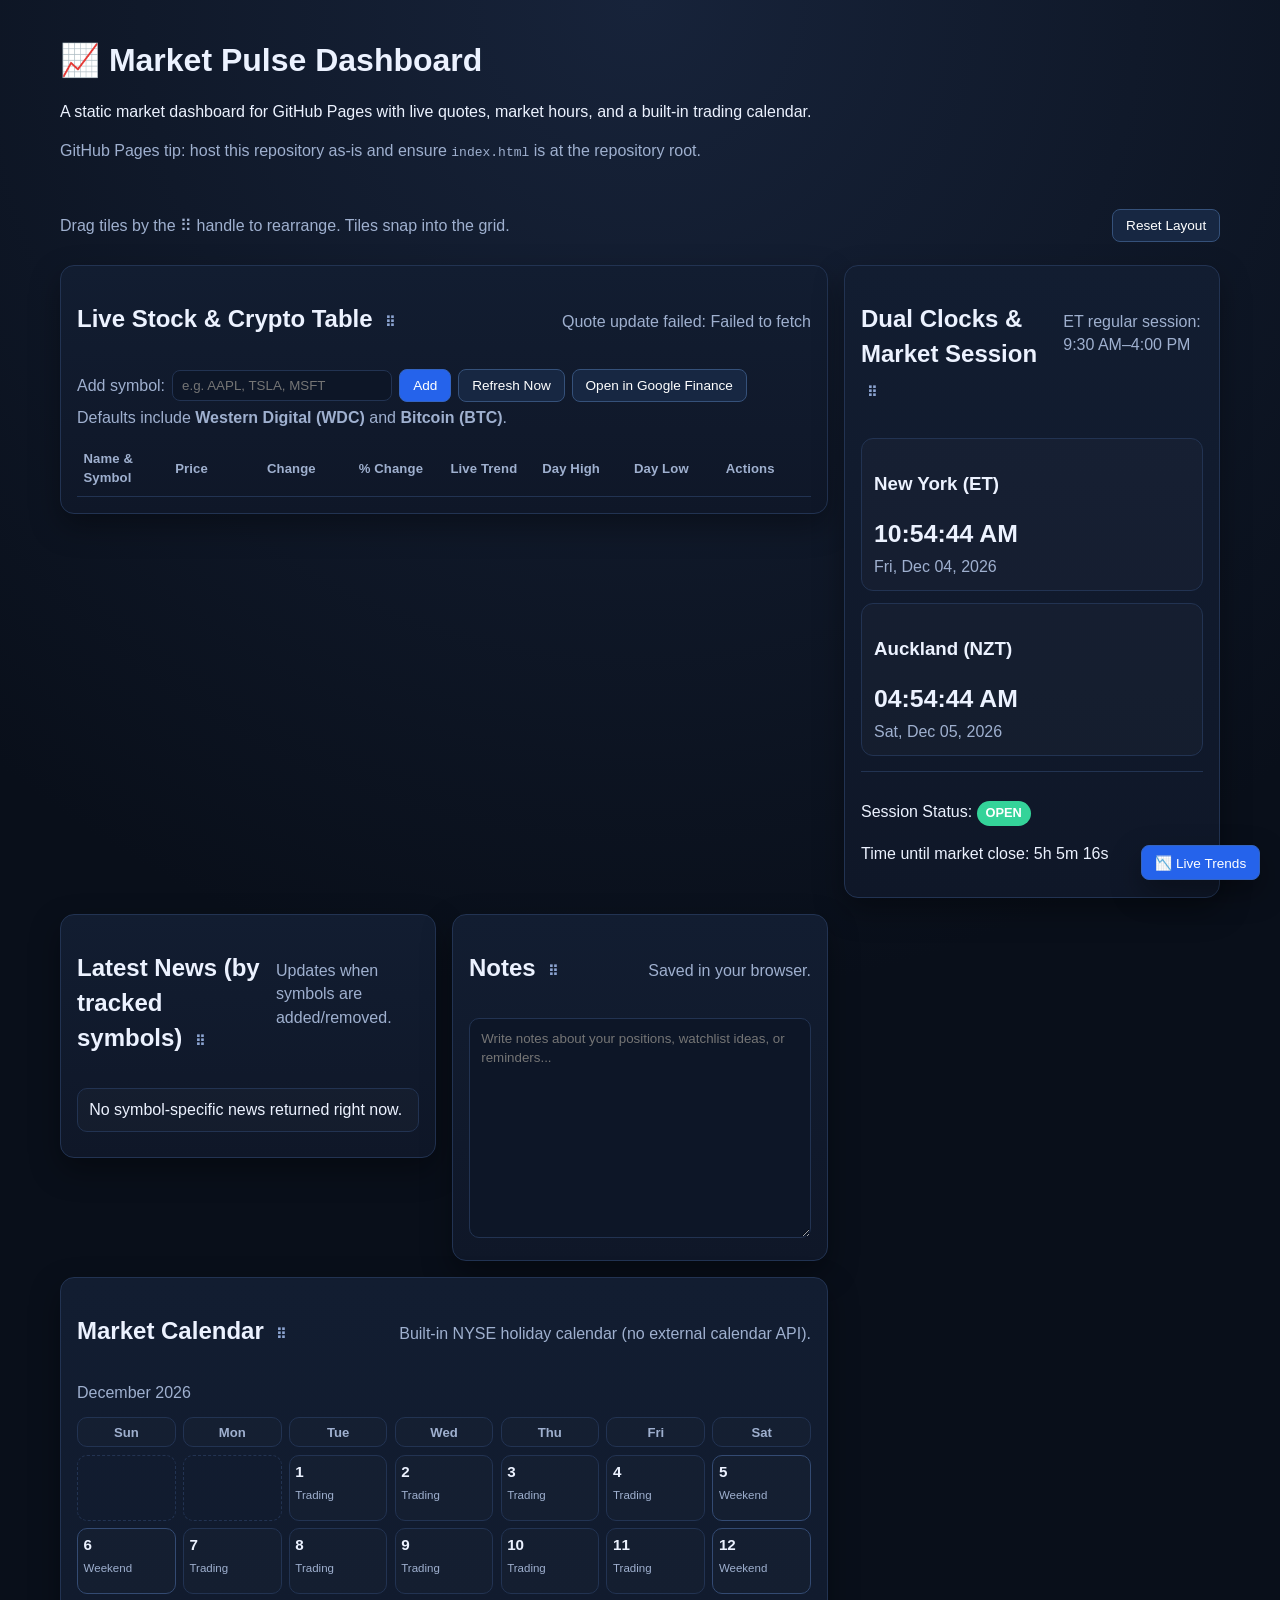
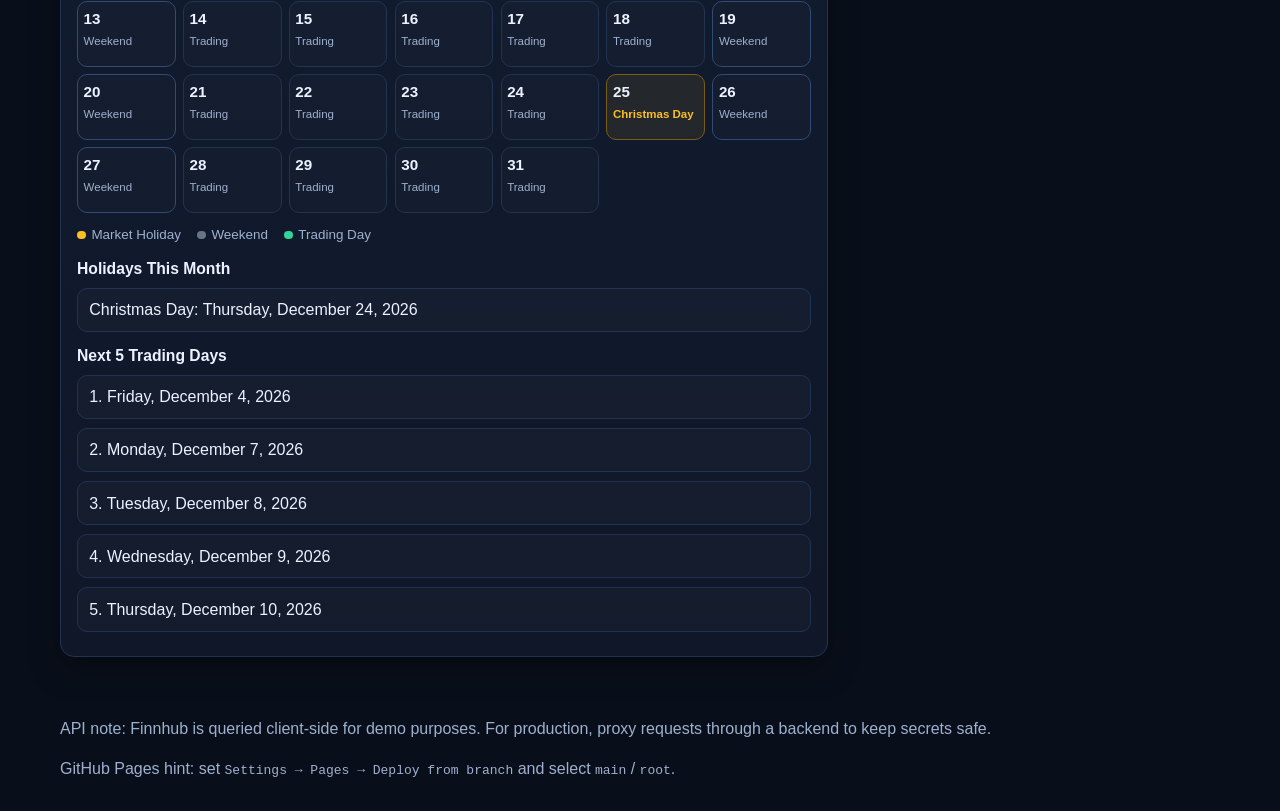
<file: index.html>
<!DOCTYPE html>
<html lang="en">
  <head>
    <meta charset="UTF-8" />
    <meta name="viewport" content="width=device-width, initial-scale=1.0" />
    <title>Market Pulse Dashboard</title>
    <link rel="stylesheet" href="styles.css" />
  </head>
  <body>
    <header class="page-header">
      <h1>📈 Market Pulse Dashboard</h1>
      <p>
        A static market dashboard for GitHub Pages with live quotes, market hours, and a built-in
        trading calendar.
      </p>
      <p class="gh-pages-hint">
        GitHub Pages tip: host this repository as-is and ensure <code>index.html</code> is at the
        repository root.
      </p>
    </header>

    <section class="layout-toolbar" aria-label="Layout controls">
      <p class="subtle">Drag tiles by the ⠿ handle to rearrange. Tiles snap into the grid.</p>
      <button id="reset-layout-btn" type="button" class="secondary">Reset Layout</button>
    </section>

    <main class="dashboard-grid" id="dashboard-grid">
      <section class="card dashboard-tile tile-large" data-tile-id="stocks" draggable="true" aria-labelledby="stocks-title">
        <div class="card-heading">
          <h2 id="stocks-title">Live Stock & Crypto Table <span class="drag-handle" title="Drag tile">⠿</span></h2>
          <span id="quote-updated" class="subtle">Waiting for first update…</span>
        </div>

        <div class="stock-controls" aria-label="Stock controls">
          <label for="symbol-input" class="subtle">Add symbol:</label>
          <input id="symbol-input" type="text" placeholder="e.g. AAPL, TSLA, MSFT" />
          <button id="add-symbol-btn" type="button">Add</button>
          <button id="refresh-btn" type="button" class="secondary">Refresh Now</button>
          <button id="google-finance-btn" type="button" class="secondary">Open in Google Finance</button>
        </div>
        <p class="subtle control-hint">
          Defaults include <strong>Western Digital (WDC)</strong> and <strong>Bitcoin (BTC)</strong>.
        </p>

        <div class="table-wrap">
          <table>
            <thead>
              <tr>
                <th>Name & Symbol</th>
                <th>Price</th>
                <th>Change</th>
                <th>% Change</th>
                <th>Live Trend</th>
                <th>Day High</th>
                <th>Day Low</th>
                <th>Actions</th>
              </tr>
            </thead>
            <tbody id="quotes-body"></tbody>
          </table>
        </div>
      </section>

      <section class="card dashboard-tile tile-small" data-tile-id="time" draggable="true" aria-labelledby="time-title">
        <div class="card-heading">
          <h2 id="time-title">Dual Clocks & Market Session <span class="drag-handle" title="Drag tile">⠿</span></h2>
          <span class="subtle">ET regular session: 9:30 AM–4:00 PM</span>
        </div>

        <div class="clock-grid">
          <div class="clock-box">
            <h3>New York (ET)</h3>
            <p id="clock-et" class="clock-time">--:--:--</p>
            <p id="date-et" class="clock-date">Loading date…</p>
          </div>
          <div class="clock-box">
            <h3>Auckland (NZT)</h3>
            <p id="clock-nzt" class="clock-time">--:--:--</p>
            <p id="date-nzt" class="clock-date">Loading date…</p>
          </div>
        </div>

        <div class="status-wrap">
          <p>
            Session Status:
            <strong id="market-status" class="status-pill neutral">Checking...</strong>
          </p>
          <p id="next-event">Calculating next market event...</p>
        </div>
      </section>

      <section class="card dashboard-tile tile-small" data-tile-id="news" draggable="true" aria-labelledby="news-title">
        <div class="card-heading">
          <h2 id="news-title">Latest News (by tracked symbols) <span class="drag-handle" title="Drag tile">⠿</span></h2>
          <span class="subtle">Updates when symbols are added/removed.</span>
        </div>
        <ul id="news-list" class="news-list">
          <li>Loading news...</li>
        </ul>
      </section>


      <section class="card dashboard-tile tile-small" data-tile-id="notes" draggable="true" aria-labelledby="notes-title">
        <div class="card-heading">
          <h2 id="notes-title">Notes <span class="drag-handle" title="Drag tile">⠿</span></h2>
          <span class="subtle">Saved in your browser.</span>
        </div>
        <textarea id="notes-pad" class="notes-pad" placeholder="Write notes about your positions, watchlist ideas, or reminders..."></textarea>
      </section>

      <section class="card dashboard-tile tile-large" data-tile-id="calendar" draggable="true" aria-labelledby="calendar-title">
        <div class="card-heading">
          <h2 id="calendar-title">Market Calendar <span class="drag-handle" title="Drag tile">⠿</span></h2>
          <span class="subtle">Built-in NYSE holiday calendar (no external calendar API).</span>
        </div>

        <p id="calendar-month-title" class="calendar-month-title">Loading month…</p>

        <div class="calendar-grid" id="calendar-grid" aria-label="Current month calendar"></div>

        <div class="calendar-legend">
          <span><i class="dot dot-holiday"></i>Market Holiday</span>
          <span><i class="dot dot-weekend"></i>Weekend</span>
          <span><i class="dot dot-trading"></i>Trading Day</span>
        </div>

        <h3 class="subheading">Holidays This Month</h3>
        <ul id="holiday-list" class="days-list">
          <li>Loading holidays…</li>
        </ul>

        <h3 class="subheading">Next 5 Trading Days</h3>
        <ul id="trading-days-list" class="days-list">
          <li>Loading trading days...</li>
        </ul>
      </section>
    </main>

    <button id="toggle-trend-panel" class="trend-tab" type="button" aria-expanded="false">📉 Live Trends</button>

    <aside id="trend-panel" class="trend-panel hidden" aria-label="Live trend panel">
      <div class="trend-panel-header">
        <h3>Live Draw Trends (from current quote stream)</h3>
        <button id="close-trend-panel" type="button" class="secondary">Minimize</button>
      </div>
      <div class="trend-controls">
        <label for="trend-symbol" class="subtle">Symbol:</label>
        <select id="trend-symbol"></select>
        <span id="trend-last-update" class="subtle">No points yet.</span>
        <a id="trend-google-link" class="button-link" target="_blank" rel="noreferrer">Google Finance</a>
      </div>
      <div class="trend-canvas-wrap">
        <canvas id="trend-canvas" width="1000" height="320"></canvas>
      </div>
      <p id="trend-status" class="subtle">Trend uses the same live quote updates as the main table.</p>
    </aside>

    <footer class="page-footer">
      <p>
        API note: Finnhub is queried client-side for demo purposes. For production, proxy requests
        through a backend to keep secrets safe.
      </p>
      <p>
        GitHub Pages hint: set <code>Settings → Pages → Deploy from branch</code> and select
        <code>main</code> / <code>root</code>.
      </p>
    </footer>

    <script src="script.js"></script>
  </body>
</html>
</file>
<file: styles.css>
:root {
  --bg: #090f1a;
  --card: #121d31;
  --card-alt: #0f1728;
  --text: #ecf2ff;
  --subtle: #9fb0cf;
  --line: #223352;
  --positive: #34d399;
  --negative: #f87171;
  --neutral: #60a5fa;
  --holiday: #fbbf24;
  --weekend: #64748b;
  --shadow: 0 12px 30px rgba(0, 0, 0, 0.35);
}

* { box-sizing: border-box; }
body { margin: 0; font-family: Inter, -apple-system, BlinkMacSystemFont, "Segoe UI", sans-serif; color: var(--text); background: radial-gradient(circle at top, #17233a 0%, var(--bg) 40%); line-height: 1.45; }

.page-header, .page-footer, .layout-toolbar, .dashboard-grid { max-width: 1200px; margin: 0 auto; padding-left: 1.25rem; padding-right: 1.25rem; }
.page-header, .page-footer { padding-top: 1rem; padding-bottom: 1rem; }
.layout-toolbar { padding-top: .2rem; padding-bottom: .4rem; display: flex; justify-content: space-between; align-items: center; gap: .75rem; }
.page-header h1 { margin-bottom: .25rem; }
.gh-pages-hint, .subtle, .page-footer { color: var(--subtle); }

.dashboard-grid { padding-top: .35rem; padding-bottom: 1.75rem; display: grid; gap: 1rem; grid-template-columns: repeat(12, minmax(0, 1fr)); align-items: start; }
.dashboard-tile { cursor: grab; }
.dashboard-tile:active { cursor: grabbing; }
.dashboard-tile.tile-large { grid-column: span 8; }
.dashboard-tile.tile-small { grid-column: span 4; }
.dashboard-tile.dragging { opacity: .55; transform: scale(.99); }
.dashboard-tile.drop-target { outline: 2px dashed #4f7fdc; outline-offset: 2px; }

.card { background: linear-gradient(180deg, var(--card) 0%, var(--card-alt) 100%); border: 1px solid var(--line); border-radius: 14px; padding: 1rem; box-shadow: var(--shadow); }
.card-heading { display:flex; justify-content:space-between; align-items:baseline; gap:.75rem; margin-bottom:.75rem; }
.drag-handle { color:#8ca4d1; font-weight:700; margin-left:.35rem; font-size:.9rem; }

.stock-controls { display:flex; flex-wrap:wrap; align-items:center; gap:.45rem; margin-bottom:.25rem; }
.stock-controls input, .trend-controls select { background:#0d1627; color:var(--text); border:1px solid var(--line); border-radius:8px; padding:.45rem .55rem; }
.stock-controls input { min-width:220px; }

.stock-controls button, .button-link, .row-action, .layout-toolbar button, .trend-tab, .trend-panel-header button {
  border:1px solid #3364c2; background:#2563eb; color:#fff; border-radius:8px; padding:.52rem .8rem;
  cursor:pointer; text-decoration:none; display:inline-block; font-size:.85rem;
}
.stock-controls button.secondary, .button-link, .layout-toolbar button.secondary, .trend-panel-header button.secondary, .row-action.secondary {
  background:#172742; border-color:#35517a;
}
.row-action.remove { background:#4a1f2a; border-color:#7a2f44; }
.row-action + .row-action { margin-left:.4rem; }
.control-hint { margin:.15rem 0 .7rem; }

.table-wrap { overflow-x:auto; }
table { width:100%; border-collapse:collapse; table-layout: fixed; }
th,td { text-align:left; padding:.52rem .4rem; border-bottom:1px solid var(--line); vertical-align: middle; word-wrap: break-word; }
th { font-size:.82rem; color:var(--subtle); letter-spacing:.01em; }

.trend-badge { display:inline-flex; align-items:center; gap:.3rem; font-size:.82rem; padding:.2rem .5rem; border-radius:999px; border:1px solid transparent; }
.trend-badge.up { color:var(--positive); background:rgba(52,211,153,.1); border-color:rgba(52,211,153,.25); }
.trend-badge.down { color:var(--negative); background:rgba(248,113,113,.1); border-color:rgba(248,113,113,.25); }
.trend-badge.flat { color:var(--neutral); background:rgba(96,165,250,.1); border-color:rgba(96,165,250,.25); }
.pulse { width:.45rem; height:.45rem; border-radius:999px; background:currentColor; animation:pulse 1.4s infinite ease-in-out; }
@keyframes pulse { 0%,100%{transform:scale(.85);opacity:.65} 50%{transform:scale(1.05);opacity:1} }

.pl-positive { color: var(--positive); font-weight: 600; }
.pl-negative { color: var(--negative); font-weight: 600; }
.pl-neutral { color: var(--subtle); }

.clock-grid { display:grid; grid-template-columns:1fr; gap:.75rem; margin-top:.5rem; }
.clock-box { border:1px solid var(--line); border-radius:12px; padding:.75rem; background:rgba(255,255,255,.02); }
.clock-time { margin:0; font-size:1.55rem; font-weight:700; }
.clock-date { margin:.2rem 0 0; color:var(--subtle); }
.status-wrap { margin-top:.9rem; border-top:1px solid var(--line); padding-top:.8rem; }
.status-pill { display:inline-block; padding:.2rem .55rem; border-radius:999px; color:#fff; font-size:.8rem; }
.status-pill.open { background:var(--positive); }
.status-pill.closed { background:var(--negative); }
.status-pill.neutral { background:var(--neutral); }

.news-list, .days-list { list-style:none; padding:0; margin:0; }
.news-list li, .days-list li { border:1px solid var(--line); border-radius:10px; padding:.6rem .7rem; margin-bottom:.55rem; background:rgba(255,255,255,.02); }
.news-list a { color:#9ac7ff; }
.news-meta { color:var(--subtle); font-size:.8rem; margin-bottom:.25rem; }

.calendar-month-title { margin:.3rem 0 .8rem; color:var(--subtle); }
.calendar-grid { display:grid; grid-template-columns:repeat(7,minmax(0,1fr)); gap:.45rem; margin-bottom:.75rem; }
.calendar-cell { min-height:66px; border:1px solid var(--line); border-radius:10px; padding:.35rem; background:rgba(255,255,255,.01); }
.calendar-cell.weekday-header { min-height:auto; text-align:center; color:var(--subtle); font-size:.82rem; font-weight:600; padding:.3rem; }
.calendar-cell.empty { background:transparent; border-style:dashed; }
.calendar-cell.weekend { border-color:#334a72; }
.calendar-cell.holiday { border-color:#7c5c13; background:rgba(251,191,36,.08); }
.day-number { font-weight:700; font-size:.95rem; }
.day-label { margin-top:.22rem; font-size:.72rem; color:var(--subtle); }
.day-label.holiday { color:var(--holiday); font-weight:700; }
.calendar-legend { display:flex; flex-wrap:wrap; gap:.6rem 1rem; color:var(--subtle); margin-bottom:.6rem; font-size:.84rem; }
.dot { display:inline-block; width:.55rem; height:.55rem; border-radius:999px; margin-right:.35rem; }
.dot-holiday { background:var(--holiday); }
.dot-weekend { background:var(--weekend); }
.dot-trading { background:var(--positive); }
.subheading { margin:.8rem 0 .45rem; font-size:.98rem; }
.positive { color:var(--positive); font-weight:600; }
.negative { color:var(--negative); font-weight:600; }

.notes-pad {
  width: 100%;
  min-height: 220px;
  resize: vertical;
  border: 1px solid var(--line);
  border-radius: 10px;
  background: #0d1627;
  color: var(--text);
  padding: .7rem;
  font-family: inherit;
  line-height: 1.4;
}

.trend-tab { position: fixed; right: 1.25rem; bottom: 1.25rem; z-index: 30; box-shadow: var(--shadow); }
.trend-panel { position: fixed; right: 1.25rem; bottom: 4.4rem; width: min(760px, calc(100vw - 2.5rem)); max-height: 72vh; overflow: auto; padding: .85rem; border-radius: 14px; border: 1px solid var(--line); background: linear-gradient(180deg, var(--card) 0%, var(--card-alt) 100%); box-shadow: var(--shadow); z-index: 30; }
.trend-panel.hidden { display: none; }
.trend-panel-header { display:flex; align-items:center; justify-content:space-between; gap:.75rem; margin-bottom:.6rem; }
.trend-panel-header h3 { margin: 0; }
.trend-controls { display:flex; gap:.5rem; flex-wrap:wrap; margin-bottom:.8rem; align-items: center; }
.trend-canvas-wrap { border:1px solid var(--line); border-radius:12px; padding:.8rem; background:rgba(255,255,255,.02); }
#trend-canvas { width:100%; height:320px; display:block; }

@media (max-width: 1000px) {
  .dashboard-tile.tile-large, .dashboard-tile.tile-small { grid-column: span 12; }
}
@media (max-width: 900px) {
  .dashboard-grid { gap:.85rem; }
  .calendar-grid { gap:.35rem; }
  .calendar-cell { min-height:54px; }
  .trend-panel { right: .75rem; left: .75rem; width: auto; }
  .trend-tab { right: .75rem; bottom: .75rem; }
}
</file>
